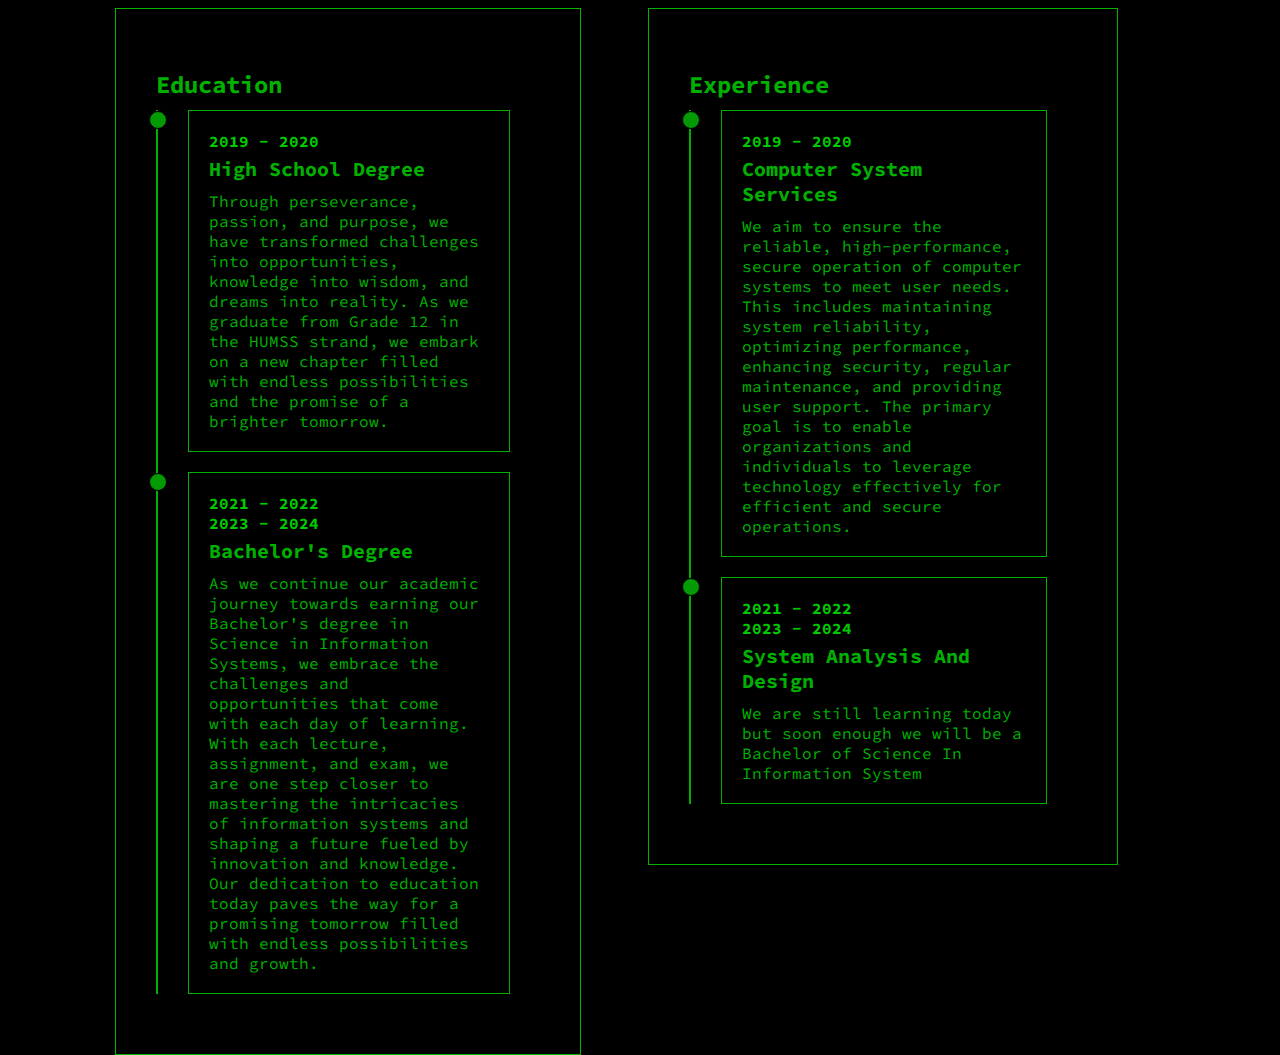
<file: Education.html>
<!DOCTYPE html>
<html lang="en">
<head>
    <meta charset="UTF-8">
    <meta name="viewport" content="width=device-width, initial-scale=1.0">
 <link rel="stylesheet" href="master.css">
    <title>zk Education</title>
</head>
<body>
  
<!-- === Education Section Start === -->
    <div class="container">
        <main class="row">
          <section class="col">
            <header class="title"> </header>
              <h2>Education</h2>
              <div class="contents">
                <div class="box">
                  <h4>2019 - 2020</h4>
                  <h3>High School Degree</h3>
                  <p>Through perseverance, passion, and purpose, we have transformed challenges into opportunities, knowledge into wisdom, and dreams into reality. As we graduate from Grade 12 in the HUMSS strand, we embark on a new chapter filled with endless possibilities and the promise of a brighter tomorrow.


                  </p>
                </div>
                <div class="box">
                  <h4>2021 - 2022 <br>2023 - 2024</h4>
                  <h3>Bachelor's Degree</h3>
                  <p>As we continue our academic journey towards earning our Bachelor's degree in Science in Information Systems, we embrace the challenges and opportunities that come with each day of learning. With each lecture, assignment, and exam, we are one step closer to mastering the intricacies of information systems and shaping a future fueled by innovation and knowledge. Our dedication to education today paves the way for a promising tomorrow filled with endless possibilities and growth.</p>
                </div>
              </div>
         
          </section>
<!-- === Education Section Ends === -->
        
<!-- === Experience Section Start === -->

<div class="container">
  <main class="row">
    <section class="col">
      <header class="title">   </header>
        <h2>Experience</h2>
        <div class="contents">
          <div class="box">
            <h4>2019 - 2020</h4>
            <h3>Computer System Services</h3>
            <p> We aim to ensure the reliable, high-performance, secure operation of computer systems to meet user needs. This includes maintaining system reliability, optimizing performance, enhancing security, regular maintenance, and providing user support. The primary goal is to enable organizations and individuals to leverage technology effectively for efficient and secure operations.</p>
          </div>
          <div class="box">
            <h4>2021 - 2022 <br>2023 - 2024</h4>
            <h3>System Analysis And Design</h3>
            <p>We are still learning today but soon enough we will be a Bachelor of Science In Information System</p>
          </div>
        </div>
    
    </section>

<!-- === Experience Section Ends === -->

      </main>
    </div>
</body>
</html>
</file>
<file: master.css>
/*Google Fonts*/

@import url('https://fonts.googleapis.com/css2?family=Nanum+Gothic+Coding&family=Roboto:ital,wght@0,100;0,300;0,400;0,500;0,700;0,900;1,100;1,300;1,400;1,500;1,700;1,900&family=Source+Code+Pro:ital,wght@0,200..900;1,200..900&display=swap');
/*CSS Reset*/

*{
  margin: 0;
  padding: 0;
  box-sizing: border-box;
  font-family:   "Source Code Pro", monospace;
 
}
/* === Education Start === */

:root {
  

    --sideBGColor: #040404;
      --themeColor: #00cb00;
        --iconBGColor: #1c1e1c;
          --textBGColor: #01b001;
            --bgColor: #000000;
  }



body {
    width: 90%;
    min-height: 5vh;
    background-color: var(--bgColor);
    display: flex;
    justify-content: center;
    align-items: center;
   color: var(--textBGColor);
}

.container {
    width: 220%;
    min-height: 5vh;
    height:  3vh;
     display: flex;
    justify-content: center;
 align-items:first baseline;
   margin-top: -30px;
    padding: 30px 10%;
    padding-right: calc(10% - 30px);
}


.row {
    display: grid;
    grid-template-columns: 1fr 1fr;
    grid-column-gap: 20px;
}

.col {
  padding: 40px;
  border: 1px solid #06b100;
}

.title {
  text-align: center;
  margin-bottom: 20px;
}

h2 {
  font-size: 24px;
  margin-bottom: 10px;
}

.box {
  margin-bottom: 20px;
}

h4 {
  font-size: 16px;
  margin-bottom: 5px;
}

h3 {
  font-size: 20px;
  margin-bottom: 10px;
}

p {
  font-size: 16px;
}


 .col header .title {
  font-family: helvetica;
color: var(--textBGColor);
padding: 0px 0px 20px 30px;
}

.col .contents {
  padding: 0% 30px;
border-left: 2px solid #01b001;
}

.col .contents .box {
  position: relative;
  padding: 20px;
border: 1px solid #01b001;
background-color: #000000;
cursor: pointer;
transition: all 0.4s;
margin-bottom: 20px;
}

.col .contents .box:hover {
  box-shadow: 0px 3px 12px 0px #00cb00;
  border: 1px solid transparent;
}

.col .contents .box::before {
  content: '';
  position: absolute;
width: 16px;
height: 16px;
border-radius: 60%;
right: calc(100% + 22px);
top: 0;
background-color: #039a03;
border: 1px solid black;


}

.box h4 {
  position: relative;
  color: #00cb00;
}

@media (max-width: 768px) {
main.row {
  grid-template-columns: 1fr;
}  
.row.col:nth-child(2) {
  margin-top: 30px;
}
}
</file>
